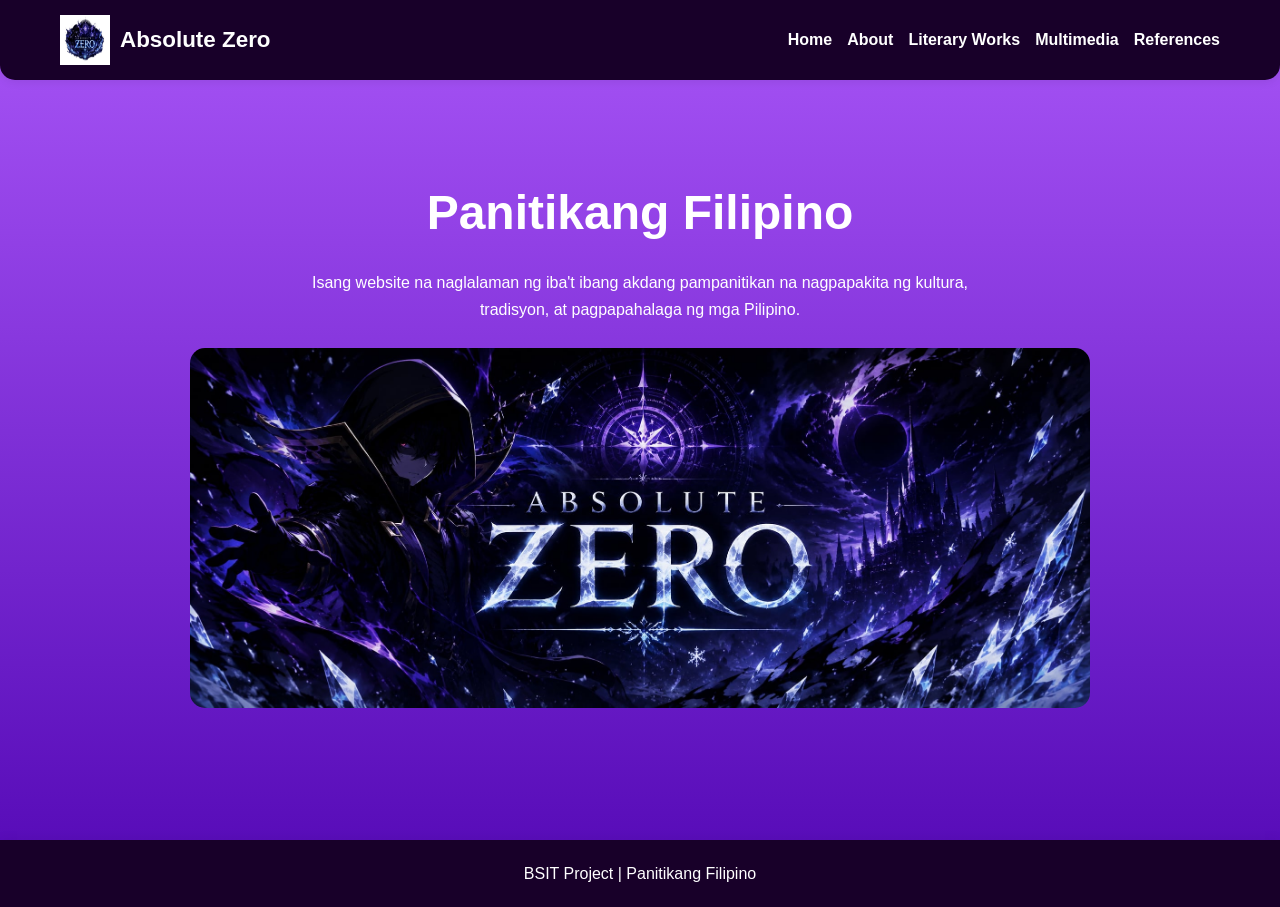
<file: index.html>
<!DOCTYPE html>
<html>
<head>
    <meta name="viewport" content="width=device-width, initial-scale=1.0">
    <title>Akdang Pampanitikan</title>
    <link rel="icon" type="icon" href="icon.jpg">
    <link rel="stylesheet" href="style.css">
</head>
<body>

<header>
<nav>
    <div class="logo" style="display: flex; align-items: center;">
        <img src="icon.jpg" alt="Banner" style="width: 50px; height: 50px; margin-right: 10px;">Absolute Zero
    </div>

    <ul>
        <li><a href="index.html">Home</a></li>
        <li><a href="about.html">About</a></li>
        <li><a href="literary.html">Literary Works</a></li>
        <li><a href="multimedia.html">Multimedia</a></li>
        <li><a href="references.html">References</a></li>
    </ul>
</nav>
</header>

<section class="hero">
    <h1>Panitikang Filipino</h1>

    <p>
        Isang website na naglalaman ng iba't ibang akdang pampanitikan
        na nagpapakita ng kultura, tradisyon, at pagpapahalaga ng mga Pilipino.
    </p>

    <img src="banner.jpg" alt="Banner">
</section>

<footer>
    BSIT Project | Panitikang Filipino
</footer>

</body>
</html>
</file>
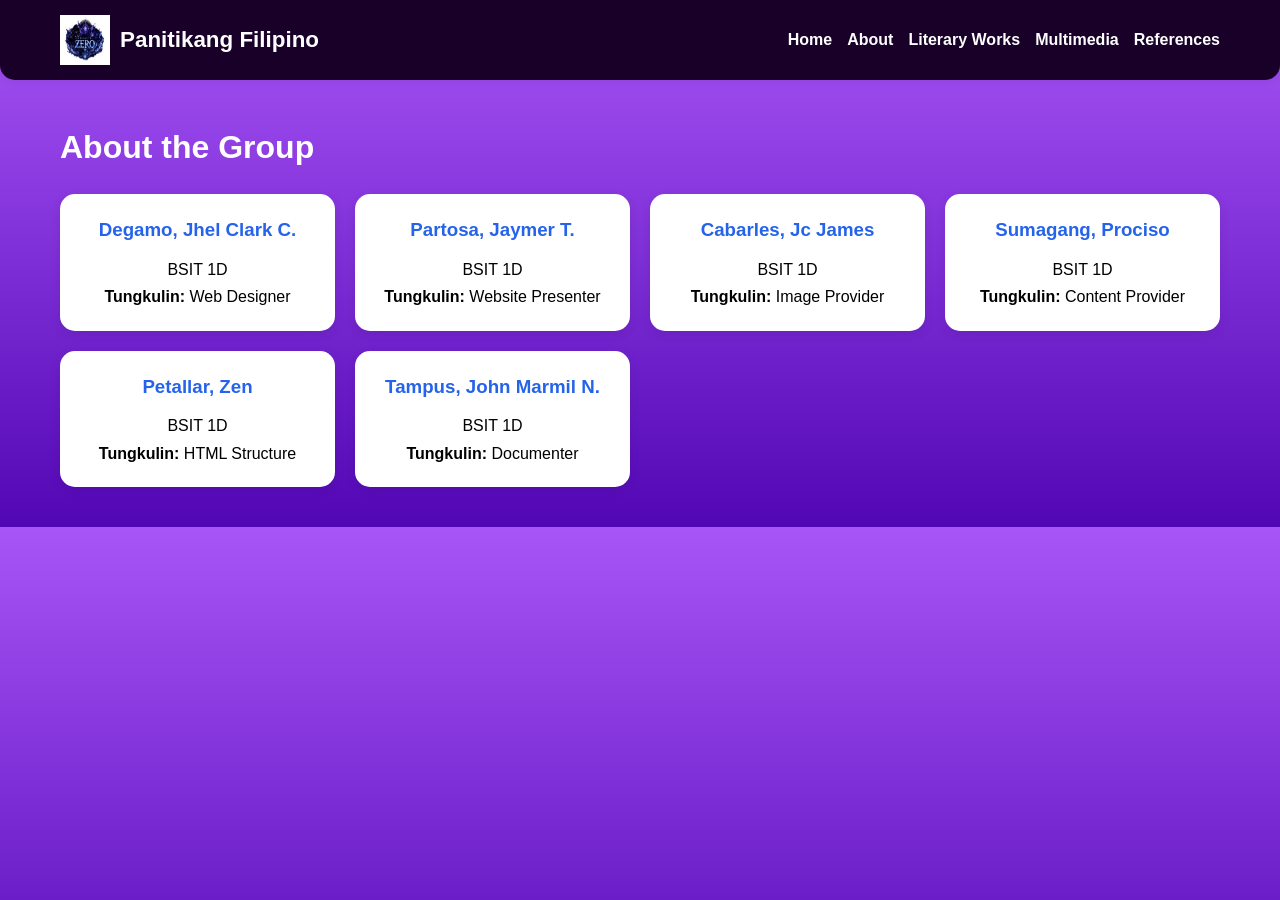
<file: about.html>
<!DOCTYPE html>
<html>
<head>
    <meta name="viewport" content="width=device-width, initial-scale=1.0">
    <title>About</title>
    <link rel="icon" type="icon" href="icon.jpg">
    <link rel="stylesheet" href="style.css">
</head>
<body>

<header>
<nav>
    <div class="logo" style="display: flex; align-items: center;">
        <img src="icon.jpg" alt="Banner" style="width: 50px; height: 50px; margin-right: 10px;">Panitikang Filipino
    </div>

    <ul>
        <li><a href="index.html">Home</a></li>
        <li><a href="about.html">About</a></li>
        <li><a href="literary.html">Literary Works</a></li>
        <li><a href="multimedia.html">Multimedia</a></li>
        <li><a href="references.html">References</a></li>
    </ul>
</nav>
</header>

<div class="container">

<h1>About the Group</h1>

<div class="members">

<div class="member">
<h3>Degamo, Jhel Clark C.</h3>
<p>BSIT 1D</p>
<p><strong>Tungkulin:</strong> Web Designer </p>
</div>

<div class="member">
<h3>Partosa, Jaymer T.</h3>
<p>BSIT 1D</p>
<p><strong>Tungkulin:</strong> Website Presenter </p>
</div>

<div class="member">
<h3>Cabarles, Jc James</h3>
<p>BSIT 1D</p>
<p><strong>Tungkulin:</strong> Image Provider</p>
</div>

<div class="member">
<h3>Sumagang, Prociso</h3>
<p>BSIT 1D</p>
<p><strong>Tungkulin:</strong> Content Provider</p>
</div>

<div class="member">
<h3>Petallar, Zen</h3>
<p>BSIT 1D</p>
<p><strong>Tungkulin:</strong> HTML Structure </p>
</div>

<div class="member">
<h3>Tampus, John Marmil N.</h3>
<p>BSIT 1D</p>
<p><strong>Tungkulin:</strong> Documenter </p>
</div>

</div>
</div>

</body>
</html>
</file>
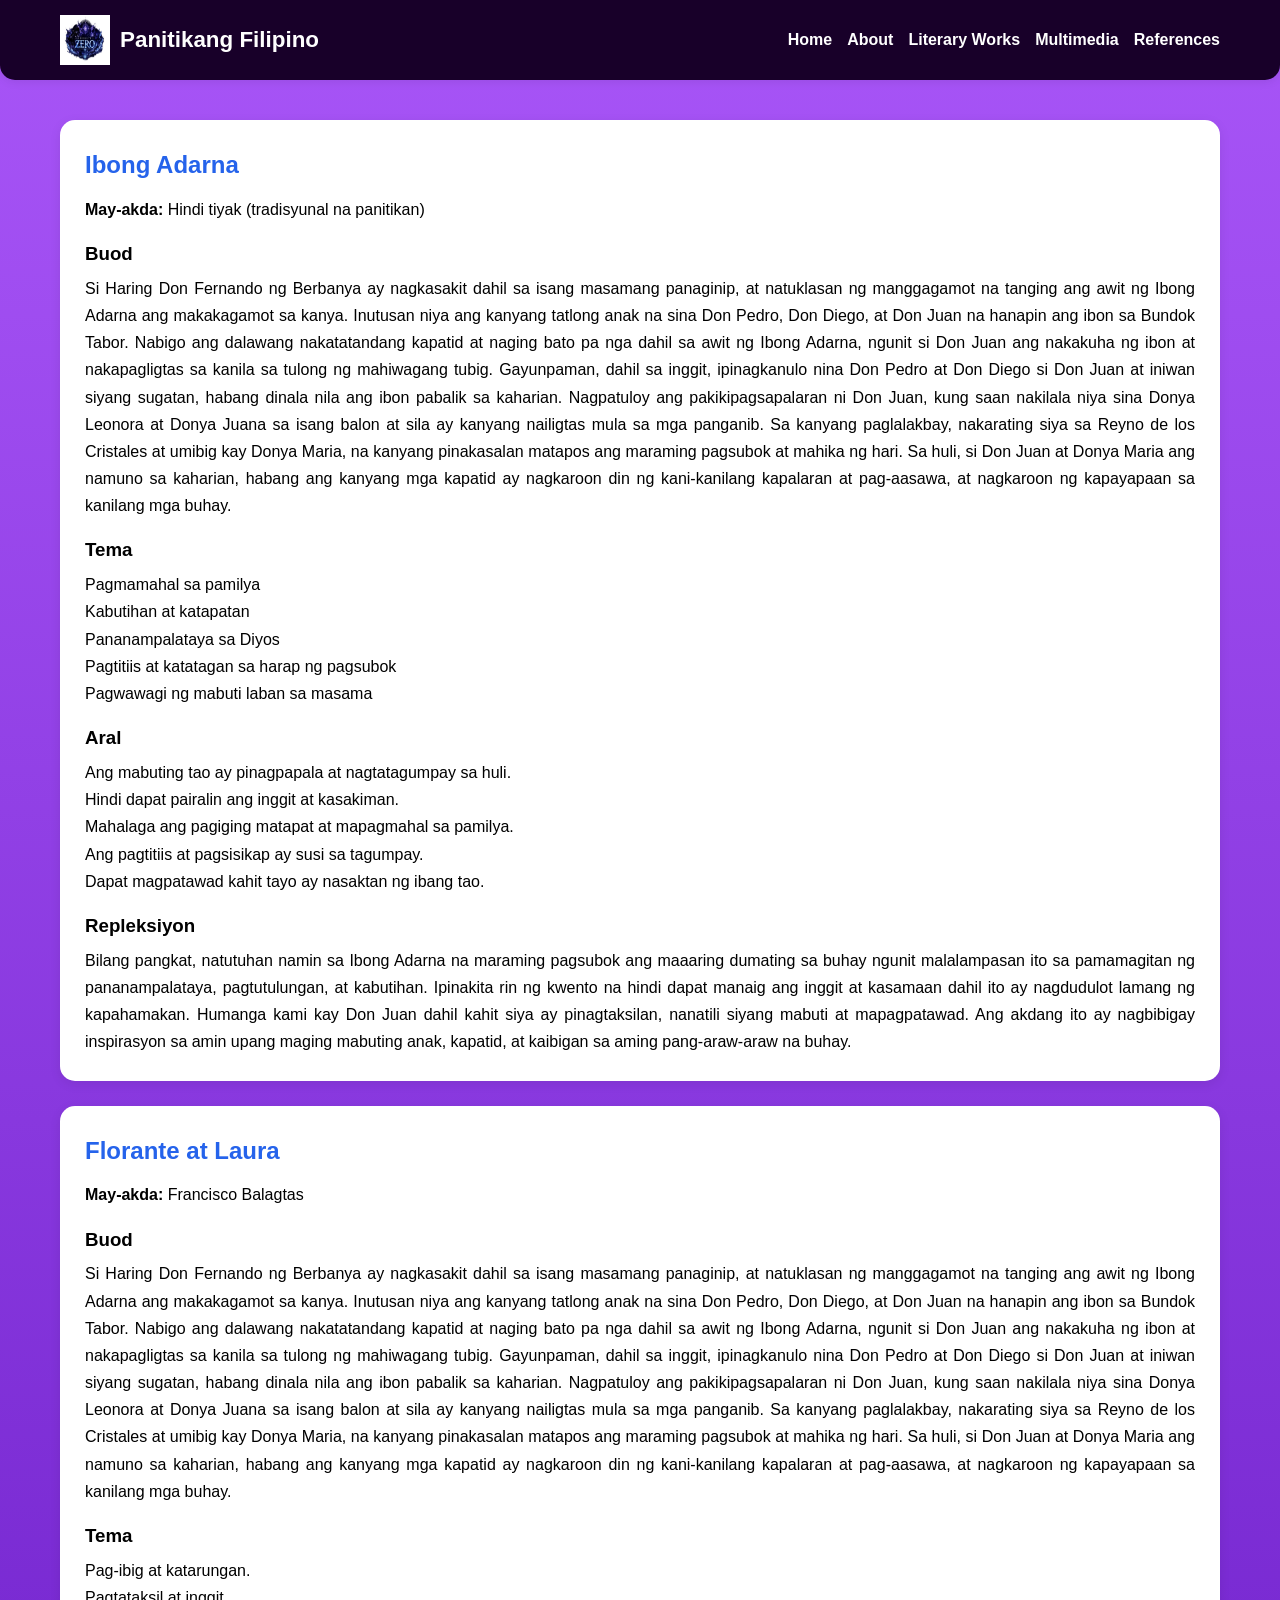
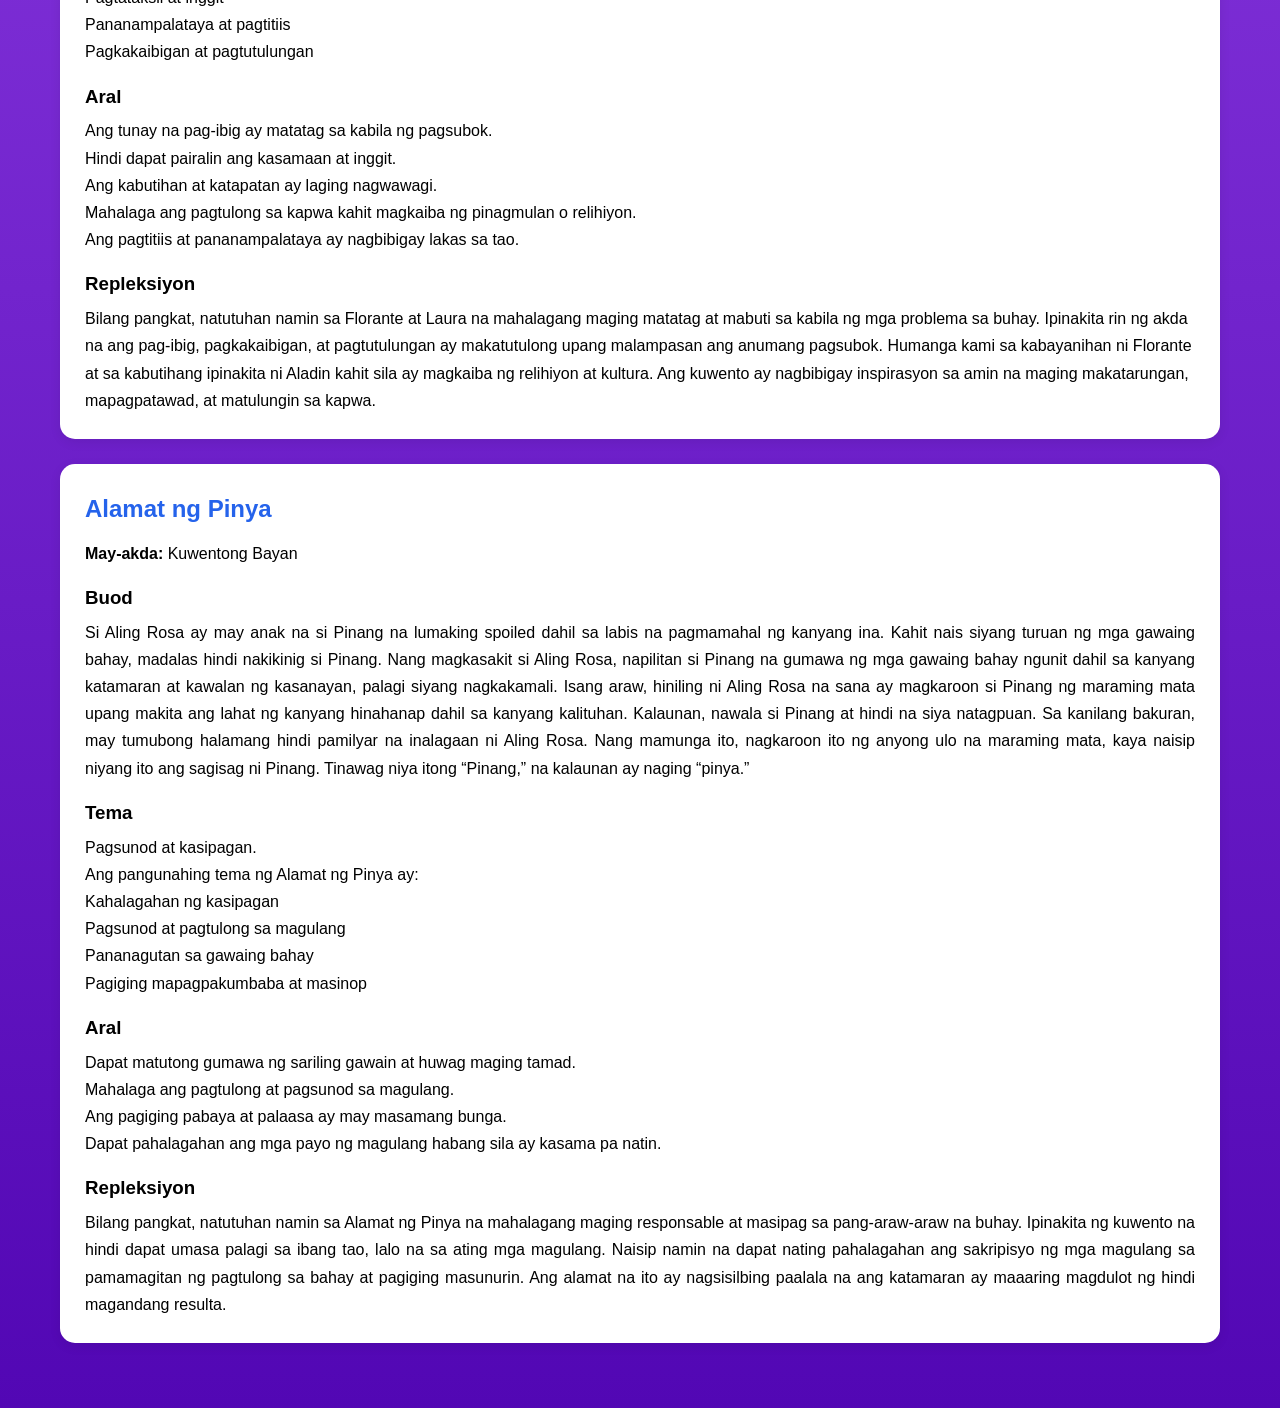
<file: literary.html>
<!DOCTYPE html>
<html>
<head>
    <meta name="viewport" content="width=device-width, initial-scale=1.0">
    <title>Literary Works</title>
    <link rel="icon" type="icon" href="icon.jpg">
    <link rel="stylesheet" href="style.css">
</head>
<body>

<header>
<nav>
   <div class="logo" style="display: flex; align-items: center;">
        <img src="icon.jpg" alt="Banner" style="width: 50px; height: 50px; margin-right: 10px;">Panitikang Filipino
    </div>

    <ul>
        <li><a href="index.html">Home</a></li>
        <li><a href="about.html">About</a></li>
        <li><a href="literary.html">Literary Works</a></li>
        <li><a href="multimedia.html">Multimedia</a></li>
        <li><a href="references.html">References</a></li>
    </ul>
</nav>
</header>

<div class="container">

<div class="card" id="adarna">
<h2>Ibong Adarna</h2>
<p><b>May-akda:</b> Hindi tiyak (tradisyunal na panitikan)</p>

<h3>Buod</h3>
<p style="text-align: justify;">Si Haring Don Fernando ng Berbanya ay nagkasakit dahil sa isang masamang panaginip, at natuklasan ng manggagamot na tanging ang awit ng Ibong Adarna ang makakagamot sa kanya. Inutusan niya ang kanyang tatlong anak na sina Don Pedro, Don Diego, at Don Juan na hanapin ang ibon sa Bundok Tabor. Nabigo ang dalawang nakatatandang kapatid at naging bato pa nga dahil sa awit ng Ibong Adarna, ngunit si Don Juan ang nakakuha ng ibon at nakapagligtas sa kanila sa tulong ng mahiwagang tubig. Gayunpaman, dahil sa inggit, ipinagkanulo nina Don Pedro at Don Diego si Don Juan at iniwan siyang sugatan, habang dinala nila ang ibon pabalik sa kaharian.
Nagpatuloy ang pakikipagsapalaran ni Don Juan, kung saan nakilala niya sina Donya Leonora at Donya Juana sa isang balon at sila ay kanyang nailigtas mula sa mga panganib. Sa kanyang paglalakbay, nakarating siya sa Reyno de los Cristales at umibig kay Donya Maria, na kanyang pinakasalan matapos ang maraming pagsubok at mahika ng hari. Sa huli, si Don Juan at Donya Maria ang namuno sa kaharian, habang ang kanyang mga kapatid ay nagkaroon din ng kani-kanilang kapalaran at pag-aasawa, at nagkaroon ng kapayapaan sa kanilang mga buhay.</p>

<h3>Tema</h3>
    <p>Pagmamahal sa pamilya</p>
    <p>Kabutihan at katapatan</p>
    <p>Pananampalataya sa Diyos</p>
    <p>Pagtitiis at katatagan sa harap ng pagsubok</p>
    <p>Pagwawagi ng mabuti laban sa masama</p>


<h3>Aral</h3>
        <p>Ang mabuting tao ay pinagpapala at nagtatagumpay sa huli.</p>
        <p>Hindi dapat pairalin ang inggit at kasakiman.</p>
        <p>Mahalaga ang pagiging matapat at mapagmahal sa pamilya.</p>
        <p>Ang pagtitiis at pagsisikap ay susi sa tagumpay.</p>
        <p>Dapat magpatawad kahit tayo ay nasaktan ng ibang tao.</p>
<h3>Repleksiyon</h3>
<p style="text-align: justify;">Bilang pangkat, natutuhan namin sa Ibong Adarna na maraming pagsubok ang maaaring dumating sa buhay ngunit malalampasan ito sa pamamagitan ng pananampalataya, pagtutulungan, at kabutihan. Ipinakita rin ng kwento na hindi dapat manaig ang inggit at kasamaan dahil ito ay nagdudulot lamang ng kapahamakan. Humanga kami kay Don Juan dahil kahit siya ay pinagtaksilan, nanatili siyang mabuti at mapagpatawad. Ang akdang ito ay nagbibigay inspirasyon sa amin upang maging mabuting anak, kapatid, at kaibigan sa aming pang-araw-araw na buhay.</p>

</div>

<div class="card" id="florante">
<h2>Florante at Laura</h2>
<p><b>May-akda:</b> Francisco Balagtas</p>

<h3>Buod</h3>
<p style="text-align: justify;">Si Haring Don Fernando ng Berbanya ay nagkasakit dahil sa isang masamang panaginip, at natuklasan ng manggagamot na tanging ang awit ng Ibong Adarna ang makakagamot sa kanya. Inutusan niya ang kanyang tatlong anak na sina Don Pedro, Don Diego, at Don Juan na hanapin ang ibon sa Bundok Tabor. Nabigo ang dalawang nakatatandang kapatid at naging bato pa nga dahil sa awit ng Ibong Adarna, ngunit si Don Juan ang nakakuha ng ibon at nakapagligtas sa kanila sa tulong ng mahiwagang tubig. Gayunpaman, dahil sa inggit, ipinagkanulo nina Don Pedro at Don Diego si Don Juan at iniwan siyang sugatan, habang dinala nila ang ibon pabalik sa kaharian.
Nagpatuloy ang pakikipagsapalaran ni Don Juan, kung saan nakilala niya sina Donya Leonora at Donya Juana sa isang balon at sila ay kanyang nailigtas mula sa mga panganib. Sa kanyang paglalakbay, nakarating siya sa Reyno de los Cristales at umibig kay Donya Maria, na kanyang pinakasalan matapos ang maraming pagsubok at mahika ng hari. Sa huli, si Don Juan at Donya Maria ang namuno sa kaharian, habang ang kanyang mga kapatid ay nagkaroon din ng kani-kanilang kapalaran at pag-aasawa, at nagkaroon ng kapayapaan sa kanilang mga buhay.</p>

<h3>Tema</h3>
        <p>Pag-ibig at katarungan.</p>
        <p>Pagtataksil at inggit</p>
        <p>Pananampalataya at pagtitiis</p>
        <p>Pagkakaibigan at pagtutulungan</p>


<h3>Aral</h3>
        <p>Ang tunay na pag-ibig ay matatag sa kabila ng pagsubok.</p>
        <p>Hindi dapat pairalin ang kasamaan at inggit.</p>
        <p>Ang kabutihan at katapatan ay laging nagwawagi.</p>
        <p>Mahalaga ang pagtulong sa kapwa kahit magkaiba ng pinagmulan o relihiyon.</p>
        <p>Ang pagtitiis at pananampalataya ay nagbibigay lakas sa tao.</p>
<h3>Repleksiyon</h3>
<p>Bilang pangkat, natutuhan namin sa Florante at Laura na mahalagang maging matatag at mabuti sa kabila ng mga problema sa buhay. Ipinakita rin ng akda na ang pag-ibig, pagkakaibigan, at pagtutulungan ay makatutulong upang malampasan ang anumang pagsubok. Humanga kami sa kabayanihan ni Florante at sa kabutihang ipinakita ni Aladin kahit sila ay magkaiba ng relihiyon at kultura. Ang kuwento ay nagbibigay inspirasyon sa amin na maging makatarungan, mapagpatawad, at matulungin sa kapwa.</p>

</div>

<div class="card" id="pinya">
<h2>Alamat ng Pinya</h2>
<p><b>May-akda:</b> Kuwentong Bayan</p>

<h3>Buod</h3> 
<p style="text-align: justify;">Si Aling Rosa ay may anak na si Pinang na lumaking spoiled dahil sa labis na pagmamahal ng kanyang ina. Kahit nais siyang turuan ng mga gawaing bahay, madalas hindi nakikinig si Pinang. Nang magkasakit si Aling Rosa, napilitan si Pinang na gumawa ng mga gawaing bahay ngunit dahil sa kanyang katamaran at kawalan ng kasanayan, palagi siyang nagkakamali.
Isang araw, hiniling ni Aling Rosa na sana ay magkaroon si Pinang ng maraming mata upang makita ang lahat ng kanyang hinahanap dahil sa kanyang kalituhan. Kalaunan, nawala si Pinang at hindi na siya natagpuan. Sa kanilang bakuran, may tumubong halamang hindi pamilyar na inalagaan ni Aling Rosa. Nang mamunga ito, nagkaroon ito ng anyong ulo na maraming mata, kaya naisip niyang ito ang sagisag ni Pinang. Tinawag niya itong “Pinang,” na kalaunan ay naging “pinya.”</p>

<h3>Tema</h3>
        <p>Pagsunod at kasipagan.</p>
        <p>Ang pangunahing tema ng Alamat ng Pinya ay:</p>
        <p>Kahalagahan ng kasipagan</p>
        <p>Pagsunod at pagtulong sa magulang</p>
        <p>Pananagutan sa gawaing bahay</p>
        <p>Pagiging mapagpakumbaba at masinop</p>


<h3>Aral</h3>
        <p>Dapat matutong gumawa ng sariling gawain at huwag maging tamad.</p>
        <p>Mahalaga ang pagtulong at pagsunod sa magulang.</p>
        <p>Ang pagiging pabaya at palaasa ay may masamang bunga.</p>
        <p>Dapat pahalagahan ang mga payo ng magulang habang sila ay kasama pa natin.</p>

<h3>Repleksiyon</h3>
<p style="text-align: justify;">Bilang pangkat, natutuhan namin sa Alamat ng Pinya na mahalagang maging responsable at masipag sa pang-araw-araw na buhay. Ipinakita ng kuwento na hindi dapat umasa palagi sa ibang tao, lalo na sa ating mga magulang. Naisip namin na dapat nating pahalagahan ang sakripisyo ng mga magulang sa pamamagitan ng pagtulong sa bahay at pagiging masunurin. Ang alamat na ito ay nagsisilbing paalala na ang katamaran ay maaaring magdulot ng hindi magandang resulta.</p>

</div>

</div>

</body>
</html>
</file>
<file: style.css>
/* RESET */
*{
    margin:0;
    padding:0;
    box-sizing:border-box;
}

body{
    font-family:Arial, Helvetica, sans-serif;
    background: linear-gradient(180deg, #A855F7, #5207b4);
    color:#ffffff;
    line-height:1.7;
}

/* HEADER */
header{
    background:#180029;
    box-shadow:0 2px 10px rgba(0,0,0,.08);
    position:sticky;
    top:0;
    z-index:1000;
    border-radius: 0 0 15px 15px;
}

nav{
    max-width:1200px;
    margin:auto;
    padding:15px 20px;
    display:flex;
    justify-content:space-between;
    align-items:center;
    gap:20px;
}

.logo{
    font-size:1.4rem;
    font-weight:bold;
    color:#fefefe;
}

/* NAVIGATION */

nav ul{
    list-style:none;
    display:flex;
    flex-wrap:wrap;
    gap:15px;
}

nav ul li a{
    text-decoration:none;
    color:#ffffff;
    font-weight:600;
    transition:.3s;
}

nav ul li a:hover{
    color:#6e088d;
    border: 1px solid #40058d;
    padding: 5px 10px;
}

/* HERO */

.hero{
    min-height:80vh;
    display: flex;
    flex-direction:column;
    justify-content:center;
    align-items:center;
    text-align:center;
    padding:50px 20px;
}

.hero h1{
    font-size:3rem;
    margin-bottom:15px;
}

.hero p{
    max-width:700px;
    margin-bottom:25px;
}

.hero img{
    width:100%;
    max-width:900px;
    border-radius:15px;
    display:block;
}

/* GENERAL CONTAINER */

.container{
    width:100%;
    max-width:1200px;
    margin:auto;
    padding:40px 20px;
}

/* CARDS */

.card{
    background:#fff;
    padding:25px;
    margin-bottom:25px;
    border-radius:15px;
    box-shadow:0 3px 12px rgba(0,0,0,.08);
    color: black;
}

.card h2{
    color:#2563eb;
    margin-bottom:10px;
}

.card h3{
    margin-top:15px;
    margin-bottom:5px;
}

/* MEMBERS */

.members{
    display:grid;
    grid-template-columns:repeat(auto-fit,minmax(250px,1fr));
    gap:20px;
    margin-top:20px;
}

.member{
    background:#fff;
    padding:20px;
    border-radius:15px;
    box-shadow:0 3px 12px rgba(0,0,0,.08);
    text-align:center;
    color: black;
}

.member h3{
    color:#2563eb;
    margin-bottom:10px;
}

/* GALLERY */

.gallery{
    display:grid;
    grid-template-columns:repeat(auto-fit,minmax(250px,1fr));
    gap:20px;
}

.gallery img{
    width:100%;
    height:250px;
    object-fit:cover;
    border-radius:12px;
    transition:.3s;
}

.gallery img:hover{
    transform:scale(1.03);
    border: 1px solid #40058d;
    padding: 3px;
}

/* VIDEO */

video{
    width:100%;
    border-radius:15px;
}

/* FOOTER */

footer{
    background:#180029;
    text-align:center;
    padding:20px;
    margin-top:40px;
    box-shadow:0 -2px 10px rgba(0,0,0,.05);
}

/* TABLETS */

@media (max-width:768px){

    nav{
        flex-direction:column;
        text-align:center;
    }

    nav ul{
        justify-content:center;
    }

    .hero{
        min-height:auto;
        padding:60px 20px;
    }

    .hero h1{
        font-size:2.2rem;
    }

    .hero p{
        font-size:0.95rem;
    }

    .container{
        padding:30px 15px;
    }

    .card{
        padding:20px;
    }
}

/* SMALL PHONES */

@media (max-width:480px){

    .logo{
        font-size:1.2rem;
    }

   ul a{
       display: flex;
   }

    nav ul li a{
        display:block;
        background:#232b3f;
        padding:5px;
        border-radius:8px;
    }

    .hero h1{
        font-size:1.8rem;
    }

    .hero p{
        font-size:0.9rem;
    }

    .gallery{
        grid-template-columns:1fr;
    }

    .members{
        grid-template-columns:1fr;
    }
}
</file>
